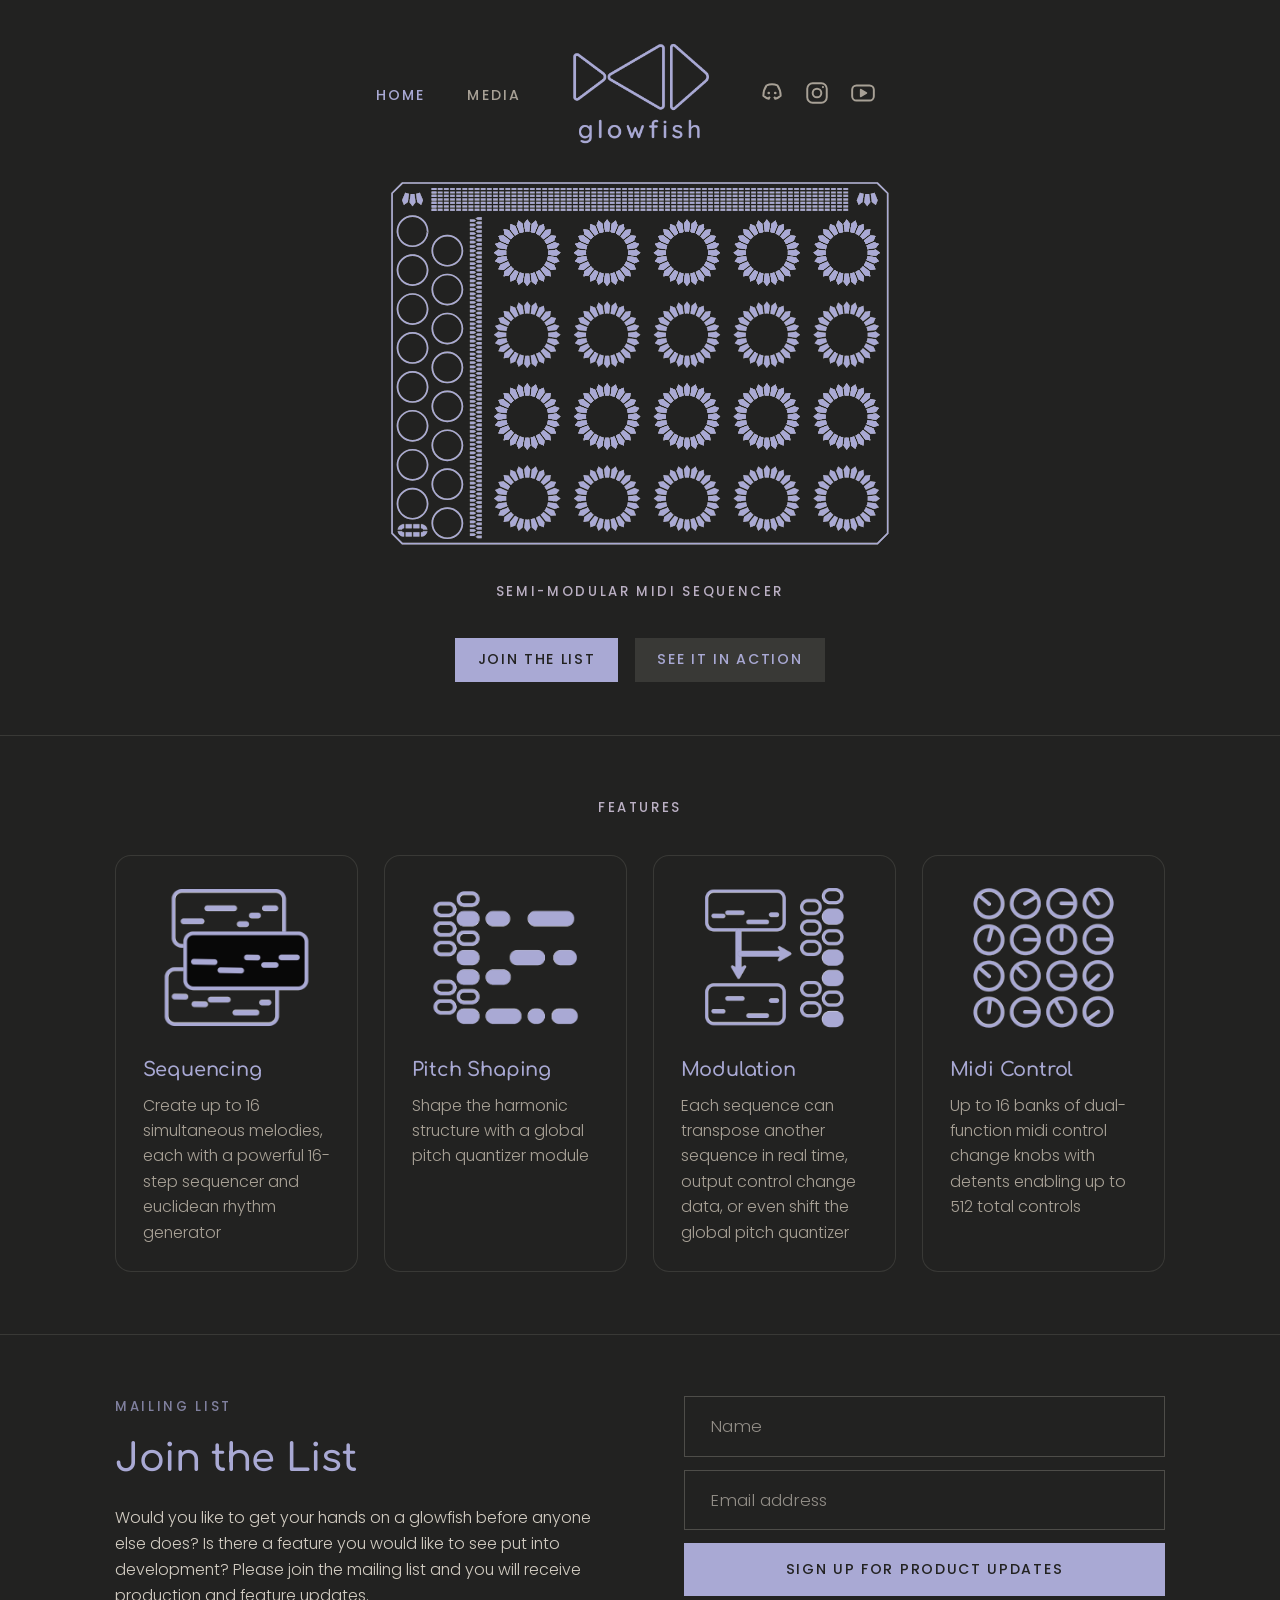
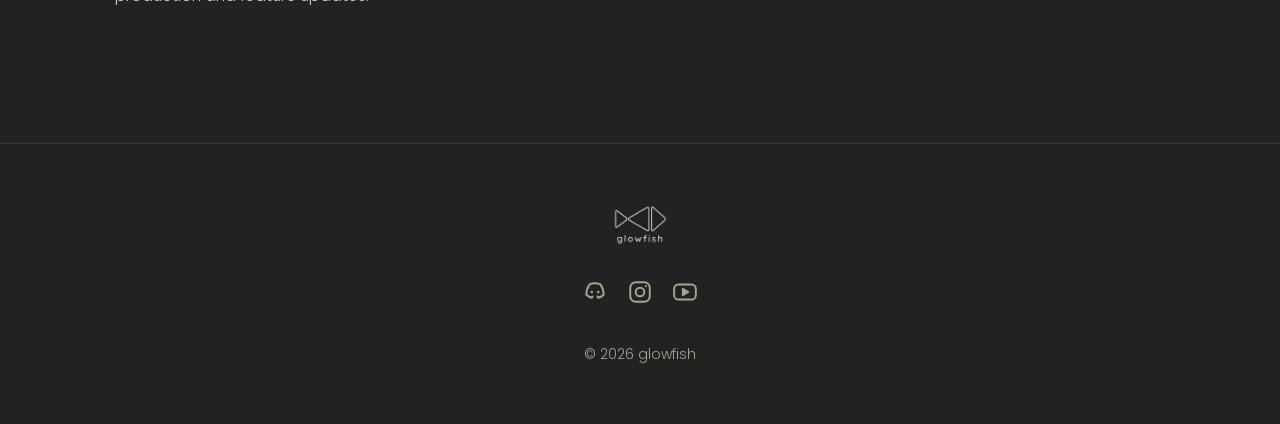
<file: index.html>
<!DOCTYPE html>
<html lang="en">
<head>
  <meta charset="UTF-8">
  <meta name="viewport" content="width=device-width, initial-scale=1.0">
  <title>glowfish</title>
  <meta name="description" content="glowfish — a semi-modular midi sequencer.">
  <link rel="icon" type="image/png" href="images/favicon.png">
  <link rel="apple-touch-icon" href="images/apple-touch-icon.png">
  <link rel="preconnect" href="https://fonts.googleapis.com">
  <link rel="preconnect" href="https://fonts.gstatic.com" crossorigin>
  <link href="https://fonts.googleapis.com/css2?family=Comfortaa:wght@600&family=Poppins:wght@300;500&display=swap" rel="stylesheet">
  <link rel="stylesheet" href="styles.css">
</head>
<body>
  <a href="#page" class="skip-link">Skip to Content</a>

  <header class="site-header">
    <div class="container nav">
      <ul class="nav-links">
        <li><a href="index.html" aria-current="page">Home</a></li>
        <li><a href="media.html">Media</a></li>
      </ul>
      <a href="index.html" class="logo"><img src="images/logo.webp" alt="glowfish"></a>
      <div class="nav-right">
        <ul class="socials">
          <li><a href="https://discord.gg/3WjWneDFB9" aria-label="Discord" target="_blank" rel="noopener">
            <svg viewBox="0 0 24 24" fill="none" stroke="currentColor" stroke-width="1.8" stroke-linejoin="round"><path d="M7 5c1.5-.6 3-1 5-1s3.5.4 5 1c1.8 2.6 3 5.6 3 9.5-1.6 1.5-3.4 2.4-5 2.8l-1-1.8M7 5C5.2 7.6 4 10.6 4 14.5c1.6 1.5 3.4 2.4 5 2.8l1-1.8"/><circle cx="9" cy="12" r="1.2" fill="currentColor" stroke="none"/><circle cx="15" cy="12" r="1.2" fill="currentColor" stroke="none"/></svg>
          </a></li>
          <li><a href="https://www.instagram.com/glowfish.audio/" aria-label="Instagram" target="_blank" rel="noopener">
            <svg viewBox="0 0 24 24" fill="none" stroke="currentColor" stroke-width="1.8"><rect x="3" y="3" width="18" height="18" rx="5"/><circle cx="12" cy="12" r="4"/><circle cx="17.5" cy="6.5" r="1" fill="currentColor" stroke="none"/></svg>
          </a></li>
          <li><a href="https://www.youtube.com/@glowfishaudio" aria-label="YouTube" target="_blank" rel="noopener">
            <svg viewBox="0 0 24 24" fill="none" stroke="currentColor" stroke-width="1.8" stroke-linejoin="round"><rect x="2" y="5" width="20" height="14" rx="4"/><path d="M10 9l5 3-5 3z" fill="currentColor"/></svg>
          </a></li>
        </ul>
        <!-- <a href="#signup" class="button button-ghost">Sign Up</a> -->
      </div>
    </div>
  </header>

  <main id="page">
    <section class="hero">
      <div class="container">
        <div class="hero-graphic">
          <img src="images/glowfish-graphic.svg" alt="The glowfish front panel: a column of buttons beside a grid of twenty knobs with LED rings">
        </div>
        <span class="eyebrow">Semi-modular Midi Sequencer</span>
        <div class="hero-actions">
          <a href="#signup" class="button">Join the List</a>
          <a href="media.html" class="button button-ghost">See it in action</a>
        </div>

      </div>
    </section>

    <section class="section" id="features">
      <div class="container">
        <div class="section-header">
          <span class="eyebrow">Features</span>
        </div>

        <div class="feature-grid">
          <article class="feature">
            <div class="feature-media" style="--img: url(images/feature-1.webp)"><img src="images/feature-1.webp" alt=""></div>
            <h3>Sequencing</h3>
            <p>Create up to 16 simultaneous melodies, each with a powerful 16-step sequencer and euclidean rhythm generator</p>
          </article>
          <article class="feature">
            <div class="feature-media" style="--img: url(images/feature-2.webp)"><img src="images/feature-2.webp" alt=""></div>
            <h3>Pitch Shaping</h3>
            <p>Shape the harmonic structure with a global pitch quantizer module</p>
          </article>
          <article class="feature">
            <div class="feature-media" style="--img: url(images/feature-3a.webp)"><img src="images/feature-3a.webp" alt=""></div>
            <h3>Modulation</h3>
            <p>Each sequence can transpose another sequence in real time, output control change data, or even shift the global pitch quantizer</p>
          </article>
          <article class="feature">
            <div class="feature-media" style="--img: url(images/feature-3b.webp)"><img src="images/feature-3b.webp" alt=""></div>
            <h3>Midi Control</h3>
            <p>Up to 16 banks of dual-function midi control change knobs with detents enabling up to 512 total controls</p>
          </article>
        </div>
      </div>
    </section>

    <section id="signup" class="section signup">
      <div class="container">
        <div class="signup-intro">
          <span class="eyebrow">Mailing list</span>
          <h2>Join the List</h2>
          <p>
            Would you like to get your hands on a glowfish before anyone else does?
            Is there a feature you would like to see put into development?
            Please join the mailing list and you will receive production and feature updates.
          </p>
        </div>
        <div class="signup-panel">
          <!-- Sign-ups are sent to a Google Apps Script that adds a row to a Google Sheet.
               Set its web app URL as SIGNUP_URL in the script at the bottom of this page. -->
          <form class="signup-form" id="signup-form">
            <label class="visually-hidden" for="name">Name</label>
            <div class="field"><input type="text" id="name" name="name" placeholder="Name" autocomplete="name"></div>
            <label class="visually-hidden" for="email">Email</label>
            <div class="field"><input type="email" id="email" name="email" placeholder="Email address" autocomplete="email" required></div>
            <!-- spam trap: hidden from people, bots fill it in and get ignored -->
            <input type="text" name="website" class="trap" tabindex="-1" autocomplete="off" aria-hidden="true">
            <button type="submit" class="button">Sign Up For Product Updates</button>
          </form>
          <p class="form-status" id="form-status" role="status"></p>
        </div>
      </div>
    </section>
  </main>

  <footer class="site-footer">
    <div class="container">
      <img src="images/logo.webp" alt="glowfish">
      <ul class="socials">
        <li><a href="https://discord.gg/3WjWneDFB9" aria-label="Discord" target="_blank" rel="noopener">
          <svg viewBox="0 0 24 24" fill="none" stroke="currentColor" stroke-width="1.8" stroke-linejoin="round"><path d="M7 5c1.5-.6 3-1 5-1s3.5.4 5 1c1.8 2.6 3 5.6 3 9.5-1.6 1.5-3.4 2.4-5 2.8l-1-1.8M7 5C5.2 7.6 4 10.6 4 14.5c1.6 1.5 3.4 2.4 5 2.8l1-1.8"/><circle cx="9" cy="12" r="1.2" fill="currentColor" stroke="none"/><circle cx="15" cy="12" r="1.2" fill="currentColor" stroke="none"/></svg>
        </a></li>
        <li><a href="https://www.instagram.com/glowfish.audio/" aria-label="Instagram" target="_blank" rel="noopener">
          <svg viewBox="0 0 24 24" fill="none" stroke="currentColor" stroke-width="1.8"><rect x="3" y="3" width="18" height="18" rx="5"/><circle cx="12" cy="12" r="4"/><circle cx="17.5" cy="6.5" r="1" fill="currentColor" stroke="none"/></svg>
        </a></li>
        <li><a href="https://www.youtube.com/@glowfishaudio" aria-label="YouTube" target="_blank" rel="noopener">
          <svg viewBox="0 0 24 24" fill="none" stroke="currentColor" stroke-width="1.8" stroke-linejoin="round"><rect x="2" y="5" width="20" height="14" rx="4"/><path d="M10 9l5 3-5 3z" fill="currentColor"/></svg>
        </a></li>
      </ul>
      <small>&copy; <span id="year"></span> glowfish</small>
    </div>
  </footer>

  <script>
    document.getElementById("year").textContent = new Date().getFullYear();
  </script>
  <script src="signup.js"></script>
</body>
</html>
</file>
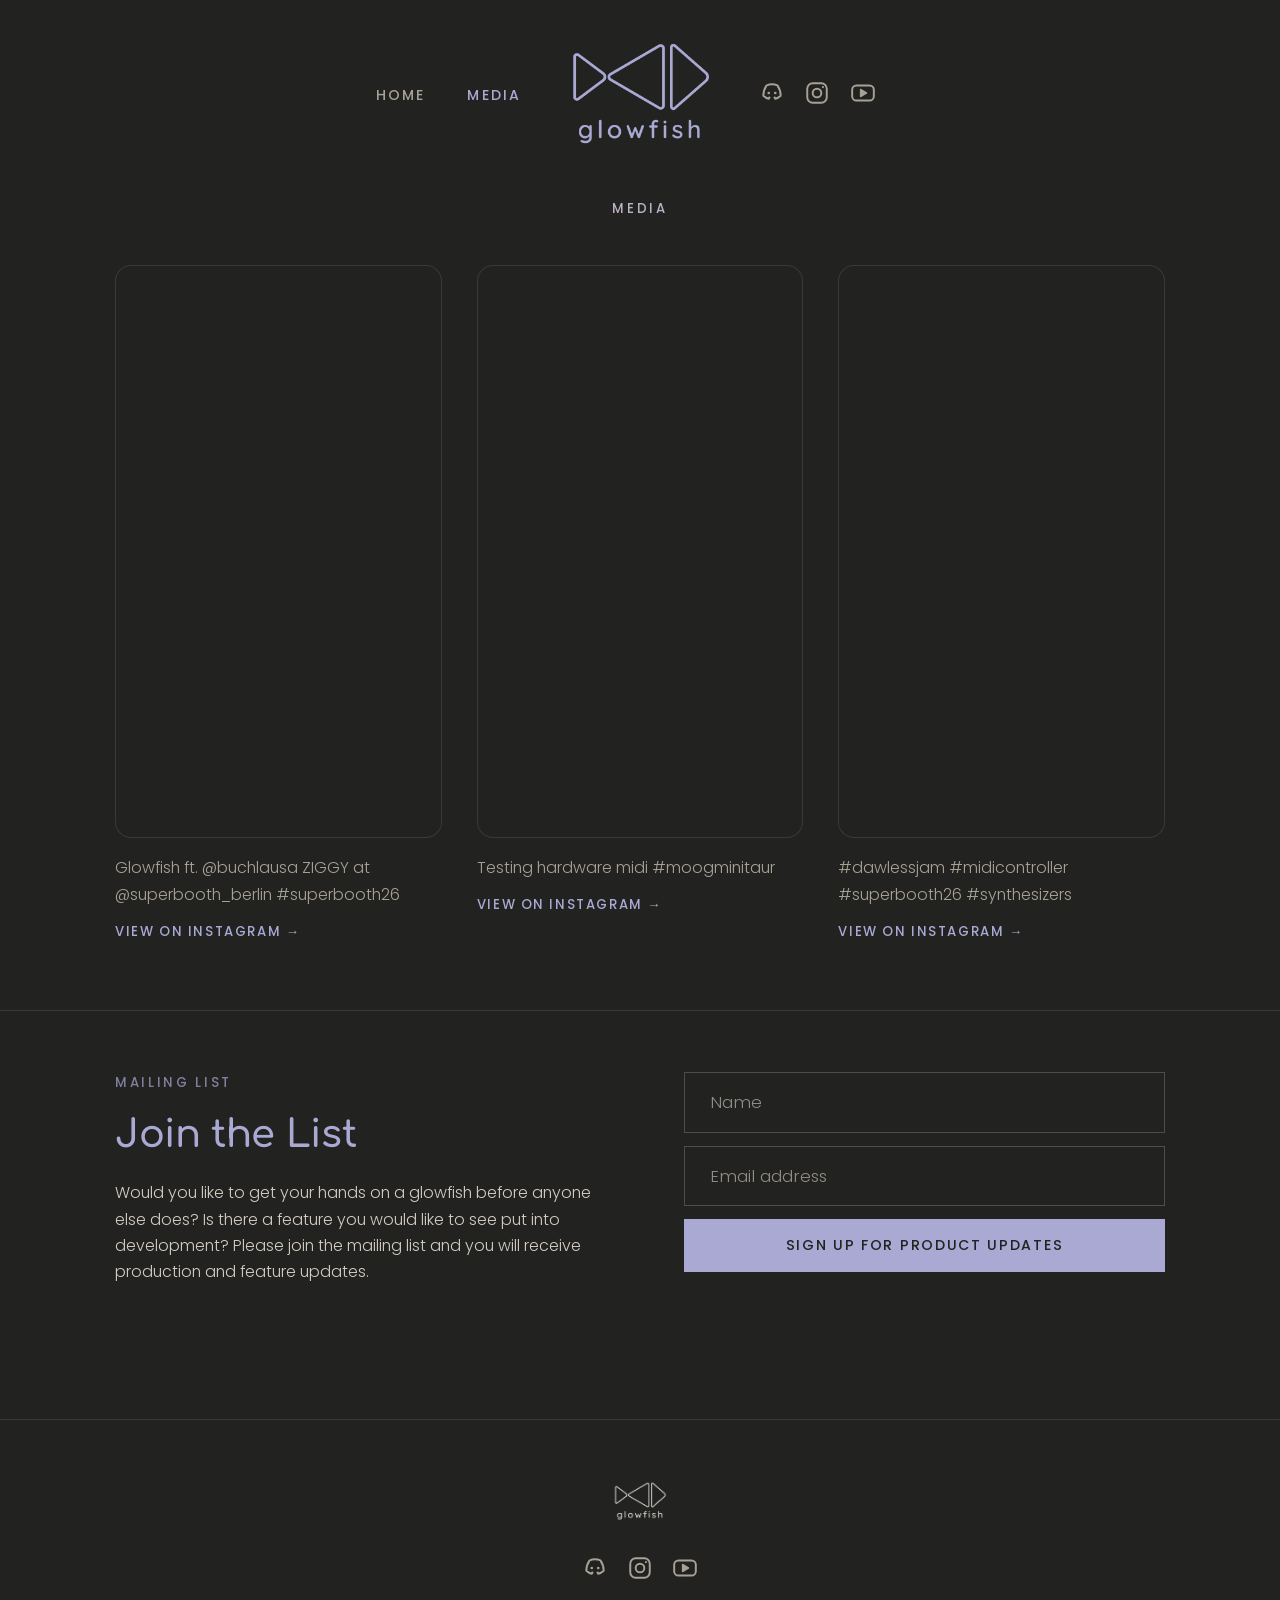
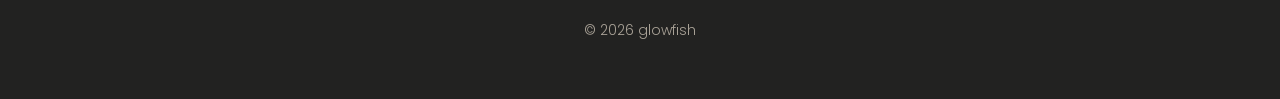
<file: media.html>
<!DOCTYPE html>
<html lang="en">
<head>
  <meta charset="UTF-8">
  <meta name="viewport" content="width=device-width, initial-scale=1.0">
  <title>Media — glowfish</title>
  <meta name="description" content="Videos and photos of the glowfish midi sequencer.">
  <link rel="icon" type="image/png" href="images/favicon.png">
  <link rel="apple-touch-icon" href="images/apple-touch-icon.png">
  <link rel="preconnect" href="https://fonts.googleapis.com">
  <link rel="preconnect" href="https://fonts.gstatic.com" crossorigin>
  <link href="https://fonts.googleapis.com/css2?family=Comfortaa:wght@600&family=Poppins:wght@300;500&display=swap" rel="stylesheet">
  <link rel="stylesheet" href="styles.css">
</head>
<body>
  <a href="#page" class="skip-link">Skip to Content</a>

  <header class="site-header">
    <div class="container nav">
      <ul class="nav-links">
        <li><a href="index.html">Home</a></li>
        <li><a href="media.html" aria-current="page">Media</a></li>
      </ul>
      <a href="index.html" class="logo"><img src="images/logo.webp" alt="glowfish"></a>
      <div class="nav-right">
        <ul class="socials">
          <li><a href="https://discord.gg/3WjWneDFB9" aria-label="Discord" target="_blank" rel="noopener">
            <svg viewBox="0 0 24 24" fill="none" stroke="currentColor" stroke-width="1.8" stroke-linejoin="round"><path d="M7 5c1.5-.6 3-1 5-1s3.5.4 5 1c1.8 2.6 3 5.6 3 9.5-1.6 1.5-3.4 2.4-5 2.8l-1-1.8M7 5C5.2 7.6 4 10.6 4 14.5c1.6 1.5 3.4 2.4 5 2.8l1-1.8"/><circle cx="9" cy="12" r="1.2" fill="currentColor" stroke="none"/><circle cx="15" cy="12" r="1.2" fill="currentColor" stroke="none"/></svg>
          </a></li>
          <li><a href="https://www.instagram.com/glowfish.audio/" aria-label="Instagram" target="_blank" rel="noopener">
            <svg viewBox="0 0 24 24" fill="none" stroke="currentColor" stroke-width="1.8"><rect x="3" y="3" width="18" height="18" rx="5"/><circle cx="12" cy="12" r="4"/><circle cx="17.5" cy="6.5" r="1" fill="currentColor" stroke="none"/></svg>
          </a></li>
          <li><a href="https://www.youtube.com/@glowfishaudio" aria-label="YouTube" target="_blank" rel="noopener">
            <svg viewBox="0 0 24 24" fill="none" stroke="currentColor" stroke-width="1.8" stroke-linejoin="round"><rect x="2" y="5" width="20" height="14" rx="4"/><path d="M10 9l5 3-5 3z" fill="currentColor"/></svg>
          </a></li>
        </ul>
        <!-- <a href="#signup" class="button">Sign Up</a> -->
      </div>
    </div>
  </header>

  <main id="page">
    <div class="container">
      <div class="page-header">
        <span class="eyebrow">Media</span>
      </div>

      <!-- Instagram reel embeds, newest first, cropped to show only the video.
           To add a reel, copy one block and change the reel ID in both URLs
           (the part after /reel/). The cropping is set in styles.css (.ig-crop). -->
      <div class="media-grid">
        <div class="media-item">
          <div class="ig-crop">
            <iframe src="https://www.instagram.com/reel/DYMm6EnMuZq/embed/" title="Instagram reel: glowfish with a Buchla synthesizer at Superbooth" loading="lazy" scrolling="no" allowtransparency="true" allow="autoplay; encrypted-media; picture-in-picture"></iframe>
          </div>
          <p>Glowfish ft. @buchlausa ZIGGY at @superbooth_berlin #superbooth26</p>
          <a class="ig-link" href="https://www.instagram.com/reel/DYMm6EnMuZq/" target="_blank" rel="noopener">View on Instagram &rarr;</a>
        </div>
        <div class="media-item">
          <div class="ig-crop">
            <iframe src="https://www.instagram.com/reel/DX5wIwTNZkG/embed/" title="Instagram reel: glowfish testing hardware midi with a Moog Minitaur" loading="lazy" scrolling="no" allowtransparency="true" allow="autoplay; encrypted-media; picture-in-picture"></iframe>
          </div>
          <p>Testing hardware midi #moogminitaur</p>
          <a class="ig-link" href="https://www.instagram.com/reel/DX5wIwTNZkG/" target="_blank" rel="noopener">View on Instagram &rarr;</a>
        </div>
        <div class="media-item">
          <div class="ig-crop">
            <iframe src="https://www.instagram.com/reel/DXzjpcQtyk_/embed/" title="Instagram reel: glowfish dawless jam" loading="lazy" scrolling="no" allowtransparency="true" allow="autoplay; encrypted-media; picture-in-picture"></iframe>
          </div>
          <p>#dawlessjam #midicontroller #superbooth26 #synthesizers</p>
          <a class="ig-link" href="https://www.instagram.com/reel/DXzjpcQtyk_/" target="_blank" rel="noopener">View on Instagram &rarr;</a>
        </div>
      </div>
    </div>
 
    <section id="signup" class="section signup">
      <div class="container">
        <div class="signup-intro">
          <span class="eyebrow">Mailing list</span>
          <h2>Join the List</h2>
          <p>
            Would you like to get your hands on a glowfish before anyone else does?
            Is there a feature you would like to see put into development?
            Please join the mailing list and you will receive production and feature updates.
          </p>
        </div>
        <div class="signup-panel">
          <!-- Sign-ups are sent to a Google Apps Script that adds a row to a Google Sheet.
               Set its web app URL as SIGNUP_URL in the script at the bottom of this page. -->
          <form class="signup-form" id="signup-form">
            <label class="visually-hidden" for="name">Name</label>
            <div class="field"><input type="text" id="name" name="name" placeholder="Name" autocomplete="name"></div>
            <label class="visually-hidden" for="email">Email</label>
            <div class="field"><input type="email" id="email" name="email" placeholder="Email address" autocomplete="email" required></div>
            <!-- spam trap: hidden from people, bots fill it in and get ignored -->
            <input type="text" name="website" class="trap" tabindex="-1" autocomplete="off" aria-hidden="true">
            <button type="submit" class="button">Sign Up For Product Updates</button>
          </form>
          <p class="form-status" id="form-status" role="status"></p>
        </div>
      </div>
    </section>
  </main>

  <footer class="site-footer">
    <div class="container">
      <img src="images/logo.webp" alt="glowfish">
      <ul class="socials">
        <li><a href="https://discord.gg/3WjWneDFB9" aria-label="Discord" target="_blank" rel="noopener">
          <svg viewBox="0 0 24 24" fill="none" stroke="currentColor" stroke-width="1.8" stroke-linejoin="round"><path d="M7 5c1.5-.6 3-1 5-1s3.5.4 5 1c1.8 2.6 3 5.6 3 9.5-1.6 1.5-3.4 2.4-5 2.8l-1-1.8M7 5C5.2 7.6 4 10.6 4 14.5c1.6 1.5 3.4 2.4 5 2.8l1-1.8"/><circle cx="9" cy="12" r="1.2" fill="currentColor" stroke="none"/><circle cx="15" cy="12" r="1.2" fill="currentColor" stroke="none"/></svg>
        </a></li>
        <li><a href="https://www.instagram.com/glowfish.audio/" aria-label="Instagram" target="_blank" rel="noopener">
          <svg viewBox="0 0 24 24" fill="none" stroke="currentColor" stroke-width="1.8"><rect x="3" y="3" width="18" height="18" rx="5"/><circle cx="12" cy="12" r="4"/><circle cx="17.5" cy="6.5" r="1" fill="currentColor" stroke="none"/></svg>
        </a></li>
        <li><a href="https://www.youtube.com/@glowfishaudio" aria-label="YouTube" target="_blank" rel="noopener">
          <svg viewBox="0 0 24 24" fill="none" stroke="currentColor" stroke-width="1.8" stroke-linejoin="round"><rect x="2" y="5" width="20" height="14" rx="4"/><path d="M10 9l5 3-5 3z" fill="currentColor"/></svg>
        </a></li>
      </ul>
      <small>&copy; <span id="year"></span> glowfish</small>
    </div>
  </footer>

  <script>
    document.getElementById("year").textContent = new Date().getFullYear();
  </script>
  <script src="signup.js"></script>
</body>
</html>
</file>
<file: styles.css>
/* ---------- Colors & fonts (matched to glowfish.live) ---------- */
:root {
  --bg: #222221;            /* near-black background */
  --bg-raised: #222221;     /* slightly lifted panels */
  --bg-alt: #222221;        /* warm grey */
  --text: #a9a9d4;          /* cream */
  --muted: #a8a196;         /* secondary text */
  --accent: #bbb0c4;        /* orange */
  /* corner shape shared by buttons and form fields:
     --chamfer = size of the cut, --round = rounding on each point of the cut */
  --chamfer: 8px;
  --round: 2px;
  --brand-tint: #a9a9d4;  /* tint for the logo and the hero graphic */
  --line: rgba(255, 248, 235, 0.1);
  --heading-font: "Comfortaa", sans-serif;
  --body-font: "Poppins", sans-serif;
  --max-width: 1120px;
  --radius: 16px;
  /* vertical padding of every page section (smaller on phones, see bottom of file) */
  --section-space: 3.5rem;
  /* one size for every page and section title (h1 and h2) */
  --title-size: clamp(1.6rem, 3vw, 2.25rem);
}

* {
  box-sizing: border-box;
  margin: 0;
  padding: 0;
}

html {
  scroll-behavior: smooth;
  font-size: 110%;
}

body {
  font-family: var(--body-font);
  font-weight: 300;
  font-size: 1.3rem;
  background: var(--bg);
  color: var(--text);
  line-height: 1.7;
  -webkit-font-smoothing: antialiased;
}

img {
  max-width: 100%;
  display: block;
}

a {
  color: inherit;
}

h1, h2, h3 {
  font-family: var(--heading-font);
  font-weight: 600;
  line-height: 1.2;
  letter-spacing: -0.01em;
}

.container {
  max-width: var(--max-width);
  margin: 0 auto;
  padding: 0 2rem;
}

.eyebrow {
  display: block;
  font-size: 0.75rem;
  font-weight: 500;
  letter-spacing: 0.2em;
  text-transform: uppercase;
  color: var(--accent);
  margin-bottom: 1rem;
}

.skip-link {
  position: absolute;
  left: -9999px;
}

.skip-link:focus {
  left: 1rem;
  top: 1rem;
  background: var(--text);
  color: var(--bg);
  padding: 0.5rem 1rem;
  z-index: 100;
}

/* ---------- Header: nav left, logo centered, actions right ---------- */
.site-header {
  background: var(--bg);
}

.nav {
  display: grid;
  grid-template-columns: 1fr auto 1fr;
  align-items: center;
  column-gap: 2.5rem; /* space between the logo and the menu / icons on each side */
  padding-top: 1rem;
  padding-bottom: 0.75rem;
}

.nav-links {
  display: flex;
  justify-content: flex-end; /* menu hugs the logo from the left */
  gap: 2.4rem;
  list-style: none;
}

.nav-links a {
  font-size: .8rem;
  font-weight: 500;
  letter-spacing: 0.15em;
  text-transform: uppercase;
  text-decoration: none;
  color: var(--muted);
  transition: color 0.2s;
}

.nav-links a:hover,
.nav-links a[aria-current="page"] {
  color: var(--text);
}

.logo {
  position: relative;
  display: block;
  line-height: 0;
}

.logo img {
  height: 150px;
  width: auto;
  opacity: 0; /* kept for sizing and screen readers; the tinted copy below is what's drawn */
}

/* Logo drawn in --brand-tint: the logo image is used as a stencil for a colored layer */
.logo::after {
  content: "";
  position: absolute;
  inset: 0;
  background: var(--brand-tint);
  -webkit-mask: url("images/logo.webp") center / contain no-repeat;
  mask: url("images/logo.webp") center / contain no-repeat;
}

.nav-right {
  display: flex;
  align-items: center;
  justify-content: flex-start; /* icons hug the logo from the right */
  gap: 1.5rem;
}

.nav-right .button {
  margin-left: auto; /* Sign Up stays at the far right edge */
}

.socials {
  display: flex;
  gap: 1.1rem;
  list-style: none;
}

.socials a {
  display: flex;
  color: var(--muted);
  transition: color 0.2s;
}

.socials a:hover {
  color: var(--text);
}

.socials svg {
  width: 26px;  /* icon size */
  height: 26px;
}

/* ---------- Buttons ---------- */
.button {
  display: inline-block;
  padding: 0.5rem 1.2rem;
  background: var(--text);
  color: var(--bg);
  font-family: var(--body-font);
  font-size: 0.8rem;
  font-weight: 500;
  letter-spacing: 0.12em;
  text-transform: uppercase;
  text-decoration: none;
  border: 1px solid transparent; /* no outline; keeps button sizes consistent */
  border-radius: 0;
  cursor: pointer;
  /* chamfered (cut) corners with slightly rounded points.
     --chamfer = size of the cut, --round = rounding on each corner of the cut */
  --c: var(--chamfer);
  --r: var(--round);
  --rd: calc(var(--round) * 0.7071); /* rounding measured along the 45° edges */
  /* fallback for older browsers: sharp chamfer */
  clip-path: polygon(
    var(--c) 0, calc(100% - var(--c)) 0,
    100% var(--c), 100% calc(100% - var(--c)),
    calc(100% - var(--c)) 100%, var(--c) 100%,
    0 calc(100% - var(--c)), 0 var(--c));
  /* modern browsers: same shape, each corner softened with a small curve */
  clip-path: shape(
    from calc(var(--c) + var(--r)) 0,
    line to calc(100% - var(--c) - var(--r)) 0,
    curve to calc(100% - var(--c) + var(--rd)) var(--rd) with calc(100% - var(--c)) 0,
    line to calc(100% - var(--rd)) calc(var(--c) - var(--rd)),
    curve to 100% calc(var(--c) + var(--r)) with 100% var(--c),
    line to 100% calc(100% - var(--c) - var(--r)),
    curve to calc(100% - var(--rd)) calc(100% - var(--c) + var(--rd)) with 100% calc(100% - var(--c)),
    line to calc(100% - var(--c) + var(--rd)) calc(100% - var(--rd)),
    curve to calc(100% - var(--c) - var(--r)) 100% with calc(100% - var(--c)) 100%,
    line to calc(var(--c) + var(--r)) 100%,
    curve to calc(var(--c) - var(--rd)) calc(100% - var(--rd)) with var(--c) 100%,
    line to var(--rd) calc(100% - var(--c) + var(--rd)),
    curve to 0 calc(100% - var(--c) - var(--r)) with 0 calc(100% - var(--c)),
    line to 0 calc(var(--c) + var(--r)),
    curve to var(--rd) calc(var(--c) - var(--rd)) with 0 var(--c),
    line to calc(var(--c) - var(--rd)) var(--rd),
    curve to calc(var(--c) + var(--r)) 0 with var(--c) 0,
    close);
  transition: background-color 0.35s ease, color 0.2s;
  /* for the hover gradient layer below */
  position: relative;
  isolation: isolate; /* the clip-path shape below clips the hover gradient */
}

/* Every button: a red-orange-yellow gradient that fades in and flows on hover */
.button::before {
  content: "";
  position: absolute;
  inset: -1px; /* extend over the 1px border so no ring of the base color shows on hover */
  z-index: -1;
  /* Three colors: red → orange → yellow and back. The in-between stops are
     browser-mixed blends of those three, spaced along a smooth wave so the
     color changes evenly with no visible bands. */
  --glow-red: #b4b9ff;
  --glow-orange: lab(79% 27.83 -31.82);
  --glow-yellow: #f6e6ff;
  background: linear-gradient(90deg,
    var(--glow-red) 0%,
    color-mix(in oklab, var(--glow-red), var(--glow-orange) 13%) 8.3%,
    color-mix(in oklab, var(--glow-red), var(--glow-orange) 50%) 16.7%,
    var(--glow-orange) 25%,
    color-mix(in oklab, var(--glow-orange), var(--glow-yellow) 50%) 33.3%,
    color-mix(in oklab, var(--glow-orange), var(--glow-yellow) 87%) 41.7%,
    var(--glow-yellow) 50%,
    color-mix(in oklab, var(--glow-orange), var(--glow-yellow) 87%) 58.3%,
    color-mix(in oklab, var(--glow-orange), var(--glow-yellow) 50%) 66.7%,
    var(--glow-orange) 75%,
    color-mix(in oklab, var(--glow-red), var(--glow-orange) 50%) 83.3%,
    color-mix(in oklab, var(--glow-red), var(--glow-orange) 13%) 91.7%,
    var(--glow-red) 100%);
  background-size: 300% 100%;
  opacity: 0;
  transition: opacity 0.35s ease;
  animation: glow-flow 1.6s linear infinite;
}

/* fade the base color out as the gradient fades in, so none of it shows
   along the edges of the chamfered shape */
.button:hover {
  background-color: transparent;
  color: var(--bg);
}

.button:hover::before {
  opacity: 1;
}

@keyframes glow-flow {
  from { background-position: 0% 50%; }
  to   { background-position: 150% 50%; } /* one full gradient width, so it loops seamlessly */
}

@media (prefers-reduced-motion: reduce) {
  .button::before {
    animation: none;
  }
}

/* Secondary button: a subtle tinted fill in the same chamfered shape
   (thin outlines render unevenly along the angled corners) */
.button-ghost {
  background: rgba(255, 248, 235, 0.1);
  color: var(--text);
}

.button-ghost:hover {
  background-color: transparent;
  color: var(--bg);
}

/* ---------- Hero ---------- */
.hero {
  padding: 0 0 1rem;
  text-align: center;
}

.hero h1 {
  font-size: var(--title-size);
  max-width: 14ch;
  margin: 0 auto 2rem;
}

/* Front-panel graphic: full width of the content column, above the title text.
   A colored overlay tints the light-grey lines; the black background stays black.
   Change --brand-tint (top of this file, shared with the logo) to recolor it (any color, or a gradient), or delete the
   .hero-graphic::after rule to show the original colors. */
.hero-graphic {
  --graphic-tint: var(--brand-tint);
  position: relative;
  max-width: 500px;
  margin-left: auto;
  margin-right: auto;
  margin-top: 0rem;
  margin-bottom: 2rem;
  border-radius: var(--radius);
  overflow: hidden;
}

.hero-graphic img {
  display: block;
  width: 100%;
  height: auto;
}

.hero-graphic::after {
  content: "";
  position: absolute;
  inset: 0;
  background: var(--graphic-tint);
  -webkit-mask: url("images/glowfish-graphic.svg") center / contain no-repeat;
  mask: url("images/glowfish-graphic.svg") center / contain no-repeat;
  mix-blend-mode: multiply;
  pointer-events: none;
}

.hero-actions {
  display: flex;
  justify-content: center;
  gap: 1rem;
  flex-wrap: wrap;
  margin-bottom: 2rem;
  margin-top: 2rem
}

.hero-image {
  position: relative;
  max-width: 700px;
  margin: 0 auto;
}

/* soft orange glow behind the display image */
.hero-image::before {
  content: "";
  position: absolute;
  inset: 10% 5%;
  background: radial-gradient(ellipse at center, rgba(255, 110, 20, 0.25), transparent 70%);
  filter: blur(50px);
  z-index: -1;
}

.hero-image img {
  width: 100%;
  border-radius: var(--radius);
  border: 1px solid var(--line);
}

/* ---------- Sections ---------- */
.section {
  padding: var(--section-space) 0;
  border-top: 1px solid var(--line);
}

.section-header {
  text-align: center;
  margin-bottom: 2rem;
}

.section-header h2 {
  font-size: var(--title-size);
}

/* ---------- Features: a grid of cards (image, title, description) ---------- */
.feature-grid {
  display: grid;
  grid-template-columns: repeat(auto-fit, minmax(220px, 1fr));
  gap: 1.5rem;
}

.feature {
  display: flex;
  flex-direction: column;
  padding: 1.5rem;
  background: var(--bg-raised);
  border: 1px solid var(--line);
  border-radius: var(--radius);
}

.feature-media {
  position: relative;
  display: flex;
  justify-content: center;
  align-items: center;
  aspect-ratio: 4 / 3;
  margin-bottom: 1.5rem;
}

.feature-media img {
  width: 80%;
  height: 100%;
  object-fit: contain;
}

/* Tint: the image (set as --img in the HTML) is used as a stencil for a layer in --brand-tint,
   the same color as the hero graphic. Delete this rule to show the original white. */
.feature-media::after {
  content: "";
  position: absolute;
  top: 0;
  bottom: 0;
  left: 10%;
  right: 10%;
  background: var(--brand-tint);
  -webkit-mask: var(--img) center / contain no-repeat;
  mask: var(--img) center / contain no-repeat;
  mix-blend-mode: multiply;
  pointer-events: none;
}

.feature h3 {
  font-size: 1.1rem;
  margin-bottom: 0.6rem;
  color: var(--text);
}

.feature p {
  font-size: 0.9rem;
  line-height: 1.6;
  color: var(--muted);
}

/* ---------- Controls / coming soon ---------- */
.controls {
  text-align: center;
}

.controls img {
  max-width: 420px;
  width: 100%;
  margin: 0 auto 2.5rem;
}

.controls p {
  max-width: 34ch;
  margin: 0 auto;
  font-size: clamp(1.15rem, 2vw, 1.4rem);
}

.controls .note {
  margin-top: 2rem;
  font-size: 0.9rem;
  color: var(--muted);
}

/* ---------- Sign up ---------- */
.signup {
  background: var(--bg-alt);
}

.signup .container {
  max-width: 680px;
  text-align: center;
}

.signup h2 {
  font-size: var(--title-size);
  margin-bottom: 1.25rem;
}

.signup .eyebrow {
  color: var(--text);
  opacity: 0.7;
}

.signup p {
  color: rgba(255, 248, 235, 0.8);
  margin-bottom: 2.5rem;
  font-size: 0.9rem; /* 1rem is the normal body size; lower = smaller */
  line-height: 1.65;
}

/* The three form controls are always stacked vertically. */
.signup-form {
  display: flex;
  flex-direction: column;
  gap: 0.75rem;
}

/* Submit button: same height as the fields, full width */
.signup-form .button {
  padding: 0.85rem 1.4rem;
  display: block;
  width: 100%;
  text-align: center;
}

/* Wide screens: the "Join the List" text sits beside the stacked form. */
@media (min-width: 820px) {
  .signup .container {
    max-width: var(--max-width);
    display: grid;
    grid-template-columns: 1fr 1fr;
    gap: 5rem;
    align-items: start;
    text-align: left;
  }

  .signup-intro p {
    margin-bottom: 0;
  }

  .form-status {
    text-align: left;
  }
}

/* Form fields: same chamfered shape as the buttons, with a thin border.
   A clip-path hides ordinary borders on the angled corners, so the border is drawn
   by the wrapper (.field): it is shaped like the button and filled with the border
   color, and the input inside is shaped 1px smaller and filled with the field color. */
.field,
.field input {
  --c: var(--chamfer);
  --r: var(--round);
  --rd: calc(var(--round) * 0.7071);
  clip-path: polygon(
    var(--c) 0, calc(100% - var(--c)) 0,
    100% var(--c), 100% calc(100% - var(--c)),
    calc(100% - var(--c)) 100%, var(--c) 100%,
    0 calc(100% - var(--c)), 0 var(--c));
  clip-path: shape(
    from calc(var(--c) + var(--r)) 0,
    line to calc(100% - var(--c) - var(--r)) 0,
    curve to calc(100% - var(--c) + var(--rd)) var(--rd) with calc(100% - var(--c)) 0,
    line to calc(100% - var(--rd)) calc(var(--c) - var(--rd)),
    curve to 100% calc(var(--c) + var(--r)) with 100% var(--c),
    line to 100% calc(100% - var(--c) - var(--r)),
    curve to calc(100% - var(--rd)) calc(100% - var(--c) + var(--rd)) with 100% calc(100% - var(--c)),
    line to calc(100% - var(--c) + var(--rd)) calc(100% - var(--rd)),
    curve to calc(100% - var(--c) - var(--r)) 100% with calc(100% - var(--c)) 100%,
    line to calc(var(--c) + var(--r)) 100%,
    curve to calc(var(--c) - var(--rd)) calc(100% - var(--rd)) with var(--c) 100%,
    line to var(--rd) calc(100% - var(--c) + var(--rd)),
    curve to 0 calc(100% - var(--c) - var(--r)) with 0 calc(100% - var(--c)),
    line to 0 calc(var(--c) + var(--r)),
    curve to var(--rd) calc(var(--c) - var(--rd)) with 0 var(--c),
    line to calc(var(--c) - var(--rd)) var(--rd),
    curve to calc(var(--c) + var(--r)) 0 with var(--c) 0,
    close);
}

.field {
  flex: 1;
  min-width: 0;
  padding: 1px; /* border thickness */
  background: rgba(255, 248, 235, 0.2); /* border color */
  transition: background-color 0.2s;
}

.field:focus-within {
  background: var(--text); /* brighter border while typing */
}

.field input {
  /* inset by the border width; 0.59px keeps the angled borders 1px thick too */
  --c: calc(var(--chamfer) - 0.59px);
  display: block;
  width: 100%;
  font: inherit;
  font-size: 0.95rem;
  padding: 0.85rem 1.4rem;
  background: color-mix(in srgb, var(--bg) 35%, var(--bg-alt)); /* opaque dark field */
  color: var(--text);
  border: none;
  border-radius: 0;
}

.field input::placeholder {
  color: rgba(255, 248, 235, 0.5);
}

.field input:focus {
  outline: none;
}

.form-status {
  margin-top: 1rem;
  min-height: 1.5em;
  font-size: 0.9rem;
}

/* spam-trap field: off-screen for people, still present for bots */
.trap {
  position: absolute;
  left: -9999px;
}

.visually-hidden {
  position: absolute;
  width: 1px;
  height: 1px;
  overflow: hidden;
  clip: rect(0 0 0 0);
}

/* ---------- About ---------- */
.about .container {
  display: grid;
  grid-template-columns: 1fr 1fr;
  gap: 5rem;
  align-items: center;
}

.about h2 {
  font-size: var(--title-size);
  margin-bottom: 1.5rem;
}

.about p {
  color: var(--muted);
  font-size: 0.9rem;
}

.about img {
  border-radius: var(--radius);
  border: 1px solid var(--line);
}

/* ---------- Media page ---------- */
.page-header {
  text-align: center;
  padding: 1rem 0 1.5rem;
}

.page-header h1 {
  font-size: var(--title-size);
}

.media-grid {
  display: grid;
  grid-template-columns: repeat(auto-fit, minmax(260px, 1fr));
  gap: 2rem;
  align-items: start;
  padding-bottom: var(--section-space);
}

/* Instagram reels, cropped to just the video.
   Instagram's embed page has a 54px white header, then a video area 125% as tall
   as the iframe is wide (a 9:16 video centered with black bars), then white footer.
   We show a 9:16 window: shift up 54px to hide the header, widen the iframe so the
   video fills the width (16/9 / 1.25 = 142.2%), and center it to hide the bars.
   If Instagram changes its embed layout, these numbers may need adjusting. */
.ig-crop {
  position: relative;
  aspect-ratio: 9 / 15.8; /* slightly shorter than 9:16 to trim a sliver of white at the bottom */
  overflow: hidden;
  background: var(--bg-raised);
  border: 1px solid var(--line);
  border-radius: var(--radius);
  transition: border-color 0.3s;
}

.ig-crop:hover {
  border-color: rgba(255, 248, 235, 0.25);
}

.ig-crop iframe {
  position: absolute;
  top: -54px;
  left: -21.1%;
  width: 142.2%;
  height: calc(100% + 54px + 200px);
  border: 0;
}

.media-item p {
  margin-top: 1rem;
  font-size: 0.9rem;
  color: var(--muted);
}

.ig-link {
  display: inline-block;
  margin-top: 0.4rem;
  font-size: 0.75rem;
  font-weight: 500;
  letter-spacing: 0.12em;
  text-transform: uppercase;
  text-decoration: none;
  color: var(--text);
}

.ig-link:hover {
  color: var(--accent);
}

/* ---------- Footer ---------- */
.site-footer {
  padding: 3rem 0;
  border-top: 1px solid var(--line);
  text-align: center;
}

.site-footer img {
  height: 56px;
  width: auto;
  margin: 0 auto 1.5rem;
  opacity: 0.8;
}

.site-footer .socials {
  justify-content: center;
  margin-bottom: 1.5rem;
}

.site-footer small {
  font-size: 0.8rem;
  color: var(--muted);
}

/* ---------- Header on narrower screens ---------- */
/* hide the header social icons at very narrow widths (they're also in the footer) */
@media (max-width: 400px) {
  .nav-right .socials {
    display: none;
  }
}

/* then stack the logo above the buttons */
@media (max-width: 520px) {
  .nav {
    grid-template-columns: 1fr 1fr;
    grid-template-areas:
      "logo logo"
      "links right";
    row-gap: 0.5rem;
  }

  .logo {
    grid-area: logo;
    justify-self: center;
  }

  .nav-links {
    grid-area: links;
    justify-content: flex-start;
  }

  .nav-right {
    grid-area: right;
  }
}

/* ---------- Small screens ---------- */
@media (max-width: 820px) {
  .container {
    padding: 0 1.25rem;
  }

  :root {
    --section-space: 2.75rem;
  }

  .hero-actions {
    margin-bottom: 2.5rem;
  }

  .about .container {
    grid-template-columns: 1fr;
    gap: 2rem;
  }

}
</file>
